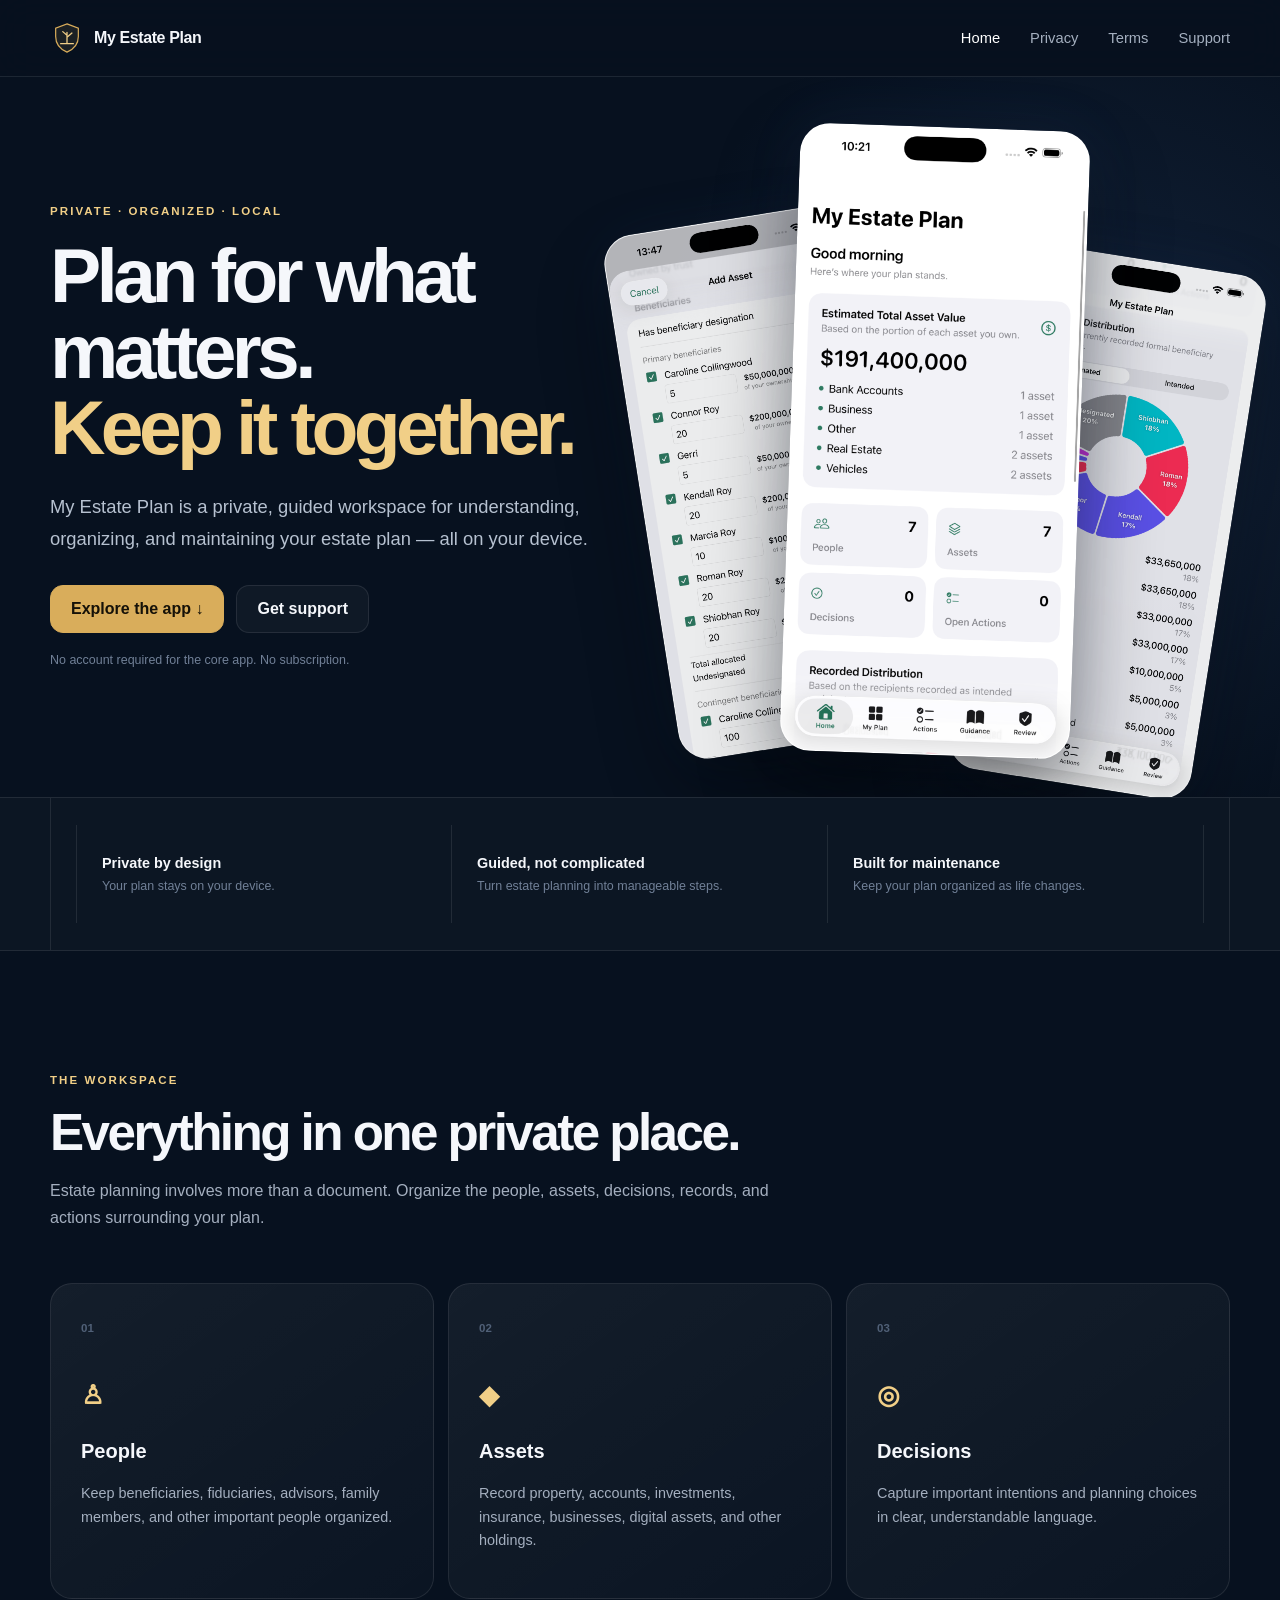
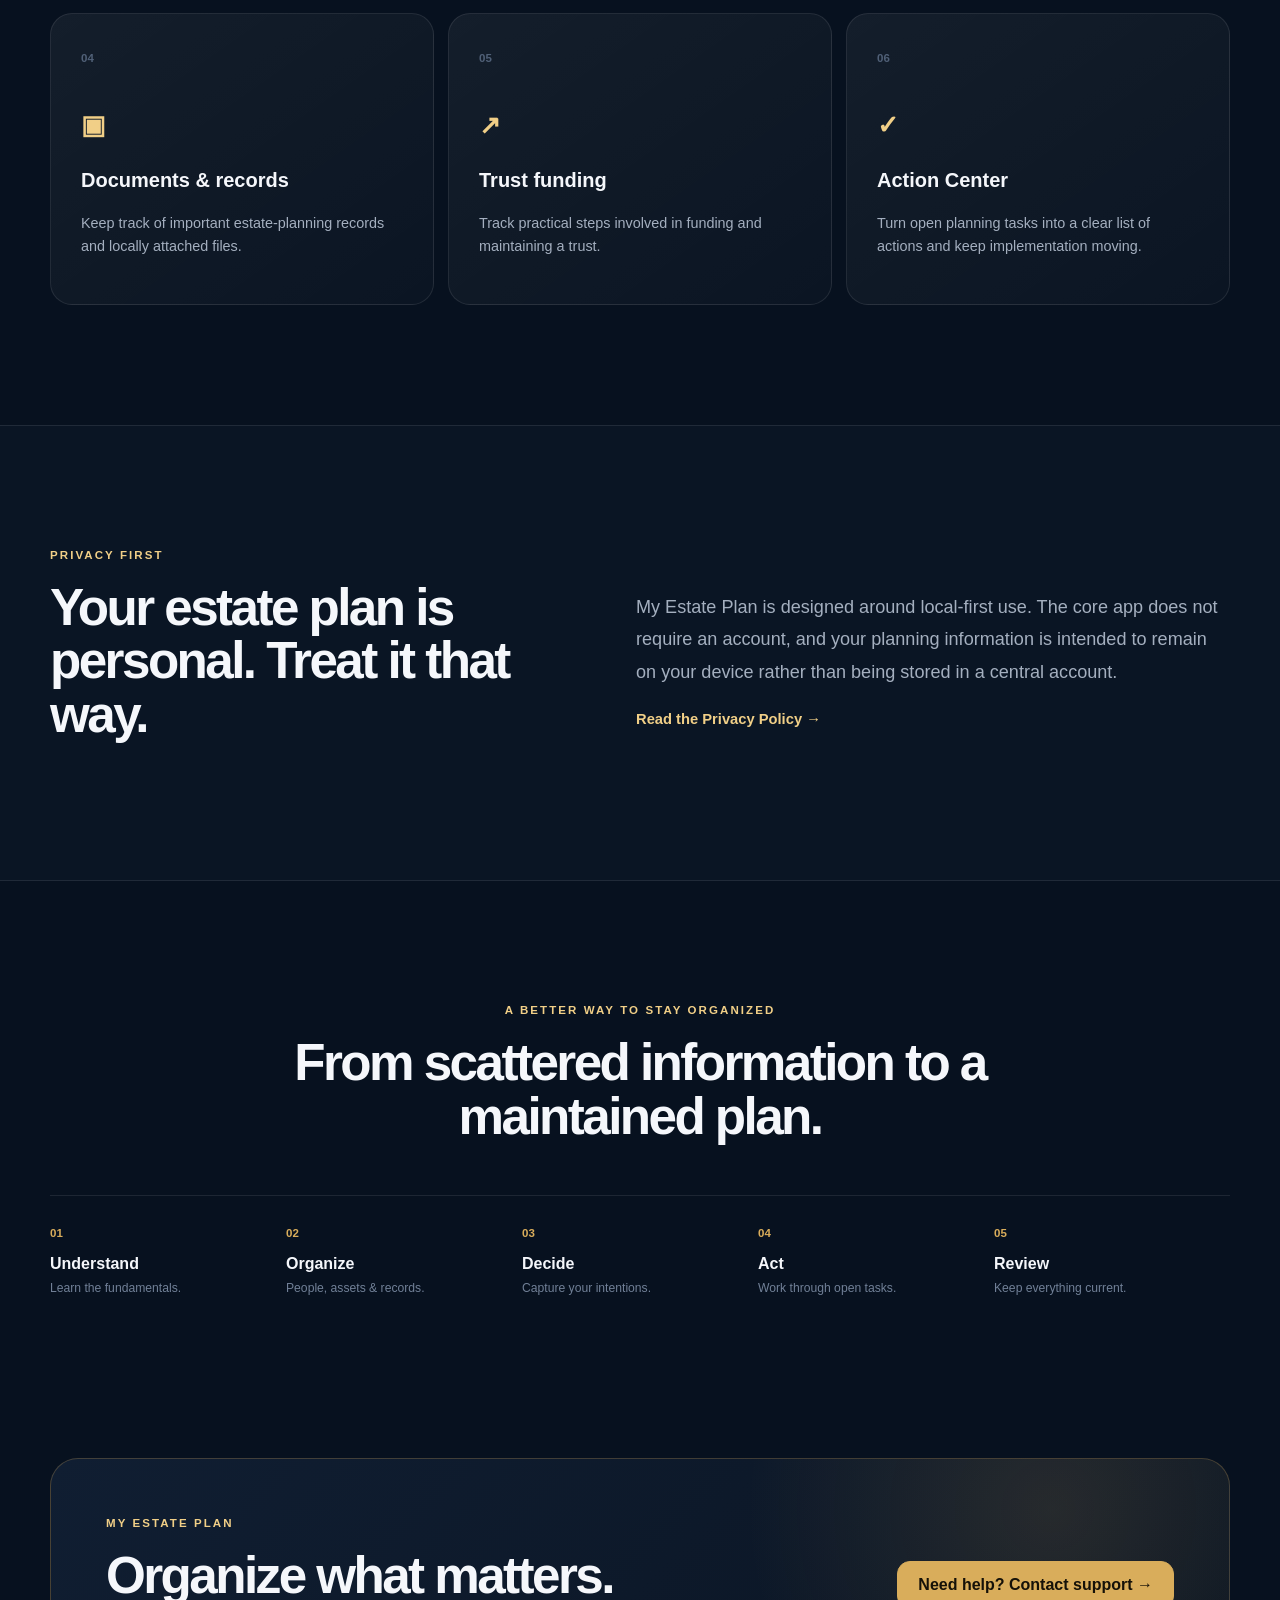
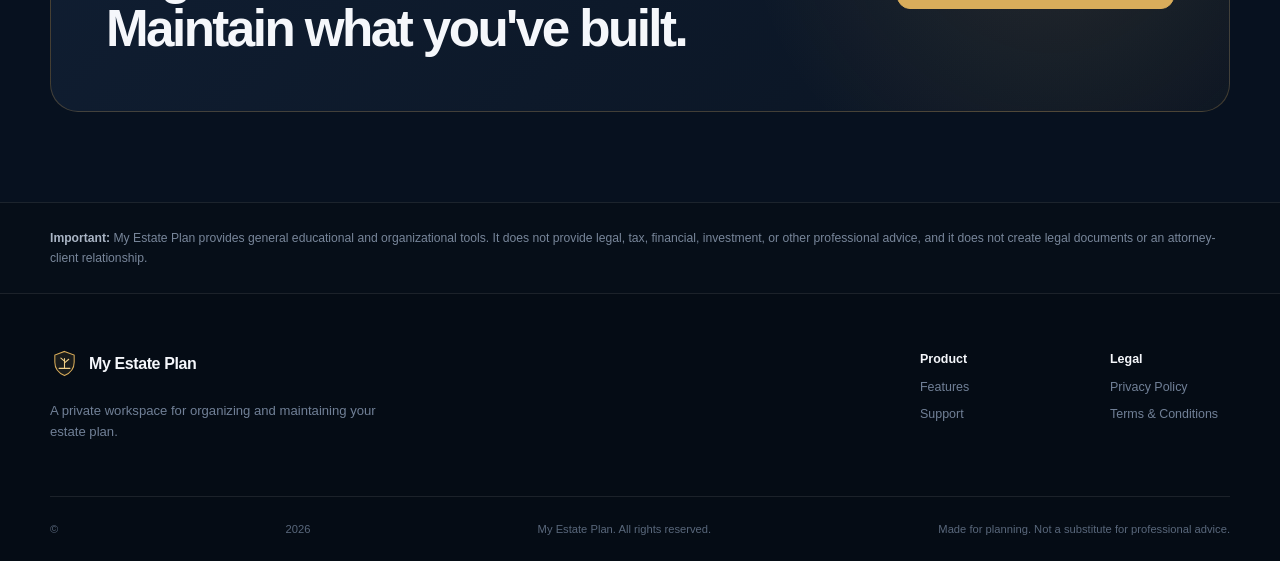
<file: index.html>
<!doctype html><html lang="en"><head><meta charset="utf-8"><meta name="viewport" content="width=device-width,initial-scale=1"><meta name="description" content="My Estate Plan — a private, guided workspace for organizing and maintaining your estate plan."><meta name="theme-color" content="#07111f"><title>My Estate Plan — Organize What Matters</title><link rel="stylesheet" href="styles.css"></head><body>
<header><div class="nav"><a class="brand" href="index.html"><span class="logo"><svg viewBox="0 0 48 48"><path d="M24 4 40 10v12c0 10.5-6.5 18-16 22C14.5 40 8 32.5 8 22V10l16-6Z"/><path d="M24 31V16m0 4-6-5m6 8 7-6M15 32h18"/></svg></span>My Estate Plan</a><button class="menu">☰</button><nav><a class="active" href="index.html">Home</a><a href="privacy.html">Privacy</a><a href="terms.html">Terms</a><a href="support.html">Support</a></nav></div></header>
<main>
<section class="hero"><div class="container hero-grid"><div><div class="eyebrow">PRIVATE · ORGANIZED · LOCAL</div><h1>Plan for what matters.<br><em>Keep it together.</em></h1><p class="lead">My Estate Plan is a private, guided workspace for understanding, organizing, and maintaining your estate plan — all on your device.</p><div class="actions"><a class="btn gold" href="#features">Explore the app ↓</a><a class="btn" href="support.html">Get support</a></div><small>No account required for the core app. No subscription.</small></div><div class="hero-art">
<div class="app-showcase" aria-label="Screenshots of My Estate Plan">
<div class="showcase-shot back-left"><img src="assets/add-asset.png" alt="My Estate Plan Add Asset screen"></div>
<div class="showcase-shot main-shot"><img src="assets/home.png" alt="My Estate Plan home screen"></div>
<div class="showcase-shot back-right"><img src="assets/distribution.png" alt="My Estate Plan Recorded Distribution screen"></div>
</div>
</div></div></section>
<section class="trust"><div class="container"><div><b>Private by design</b><span>Your plan stays on your device.</span></div><div><b>Guided, not complicated</b><span>Turn estate planning into manageable steps.</span></div><div><b>Built for maintenance</b><span>Keep your plan organized as life changes.</span></div></div></section>
<section id="features" class="section"><div class="container"><div class="heading"><div class="eyebrow">THE WORKSPACE</div><h2>Everything in one private place.</h2><p>Estate planning involves more than a document. Organize the people, assets, decisions, records, and actions surrounding your plan.</p></div><div class="cards">
<article><label>01</label><strong>♙</strong><h3>People</h3><p>Keep beneficiaries, fiduciaries, advisors, family members, and other important people organized.</p></article><article><label>02</label><strong>◆</strong><h3>Assets</h3><p>Record property, accounts, investments, insurance, businesses, digital assets, and other holdings.</p></article><article><label>03</label><strong>◎</strong><h3>Decisions</h3><p>Capture important intentions and planning choices in clear, understandable language.</p></article><article><label>04</label><strong>▣</strong><h3>Documents & records</h3><p>Keep track of important estate-planning records and locally attached files.</p></article><article><label>05</label><strong>↗</strong><h3>Trust funding</h3><p>Track practical steps involved in funding and maintaining a trust.</p></article><article><label>06</label><strong>✓</strong><h3>Action Center</h3><p>Turn open planning tasks into a clear list of actions and keep implementation moving.</p></article></div></div></section>
<section class="dark section"><div class="container split"><div><div class="eyebrow">PRIVACY FIRST</div><h2>Your estate plan is personal. Treat it that way.</h2></div><div><p class="large">My Estate Plan is designed around local-first use. The core app does not require an account, and your planning information is intended to remain on your device rather than being stored in a central account.</p><a class="link" href="privacy.html">Read the Privacy Policy →</a></div></div></section>
<section class="section"><div class="container"><div class="heading center"><div class="eyebrow">A BETTER WAY TO STAY ORGANIZED</div><h2>From scattered information to a maintained plan.</h2></div><div class="journey"><div><b>01</b><strong>Understand</strong><span>Learn the fundamentals.</span></div><div><b>02</b><strong>Organize</strong><span>People, assets & records.</span></div><div><b>03</b><strong>Decide</strong><span>Capture your intentions.</span></div><div><b>04</b><strong>Act</strong><span>Work through open tasks.</span></div><div><b>05</b><strong>Review</strong><span>Keep everything current.</span></div></div></div></section>
<section class="cta"><div class="container"><div><div class="eyebrow">MY ESTATE PLAN</div><h2>Organize what matters.<br>Maintain what you've built.</h2></div><a class="btn gold" href="support.html">Need help? Contact support →</a></div></section>
<section class="disclaimer"><div class="container"><b>Important:</b> My Estate Plan provides general educational and organizational tools. It does not provide legal, tax, financial, investment, or other professional advice, and it does not create legal documents or an attorney-client relationship.</div></section></main>
<footer><div class="container foot"><div><a class="brand" href="index.html"><span class="logo small"><svg viewBox="0 0 48 48"><path d="M24 4 40 10v12c0 10.5-6.5 18-16 22C14.5 40 8 32.5 8 22V10l16-6Z"/><path d="M24 31V16m0 4-6-5m6 8 7-6M15 32h18"/></svg></span>My Estate Plan</a><p>A private workspace for organizing and maintaining your estate plan.</p></div><div class="footlinks"><div><b>Product</b><a href="#features">Features</a><a href="support.html">Support</a></div><div><b>Legal</b><a href="privacy.html">Privacy Policy</a><a href="terms.html">Terms & Conditions</a></div></div></div><div class="container bottom">© <span data-year></span> My Estate Plan. All rights reserved.<span>Made for planning. Not a substitute for professional advice.</span></div></footer><script src="script.js"></script></body></html>
</file>
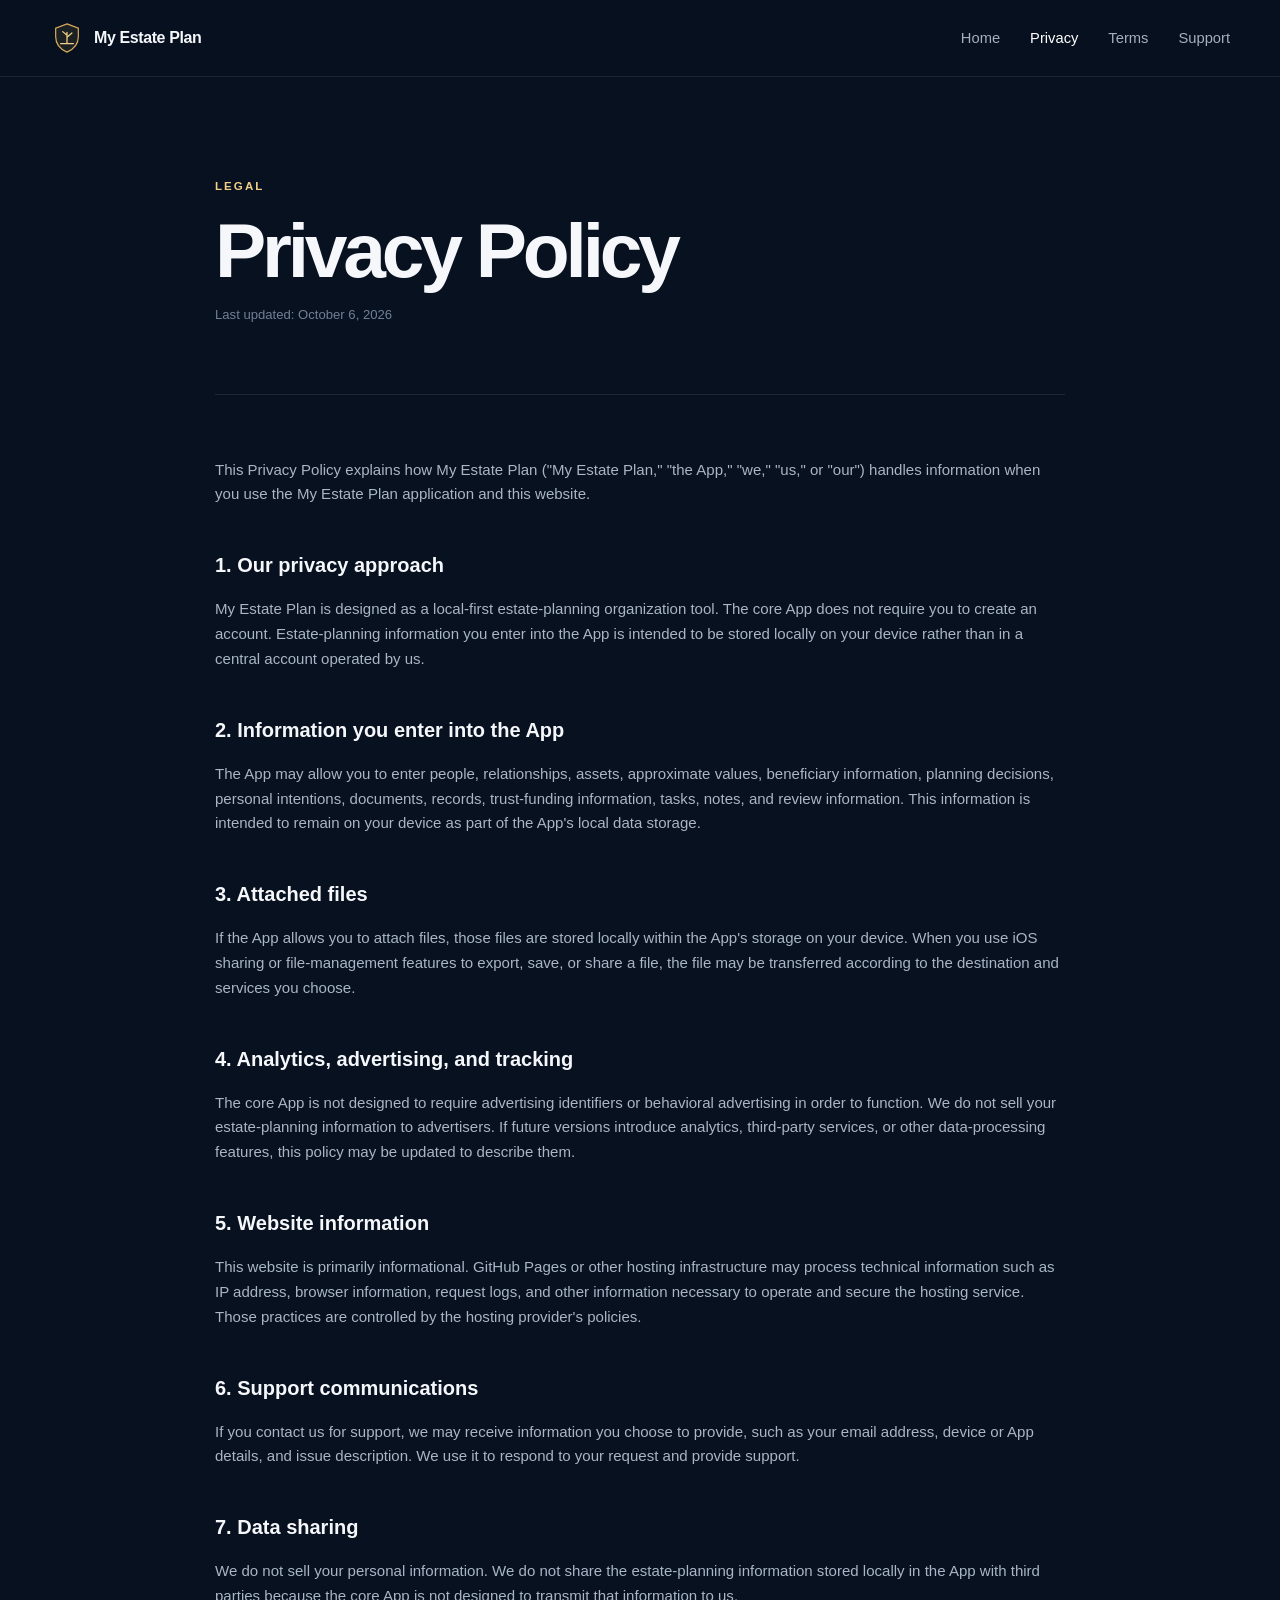
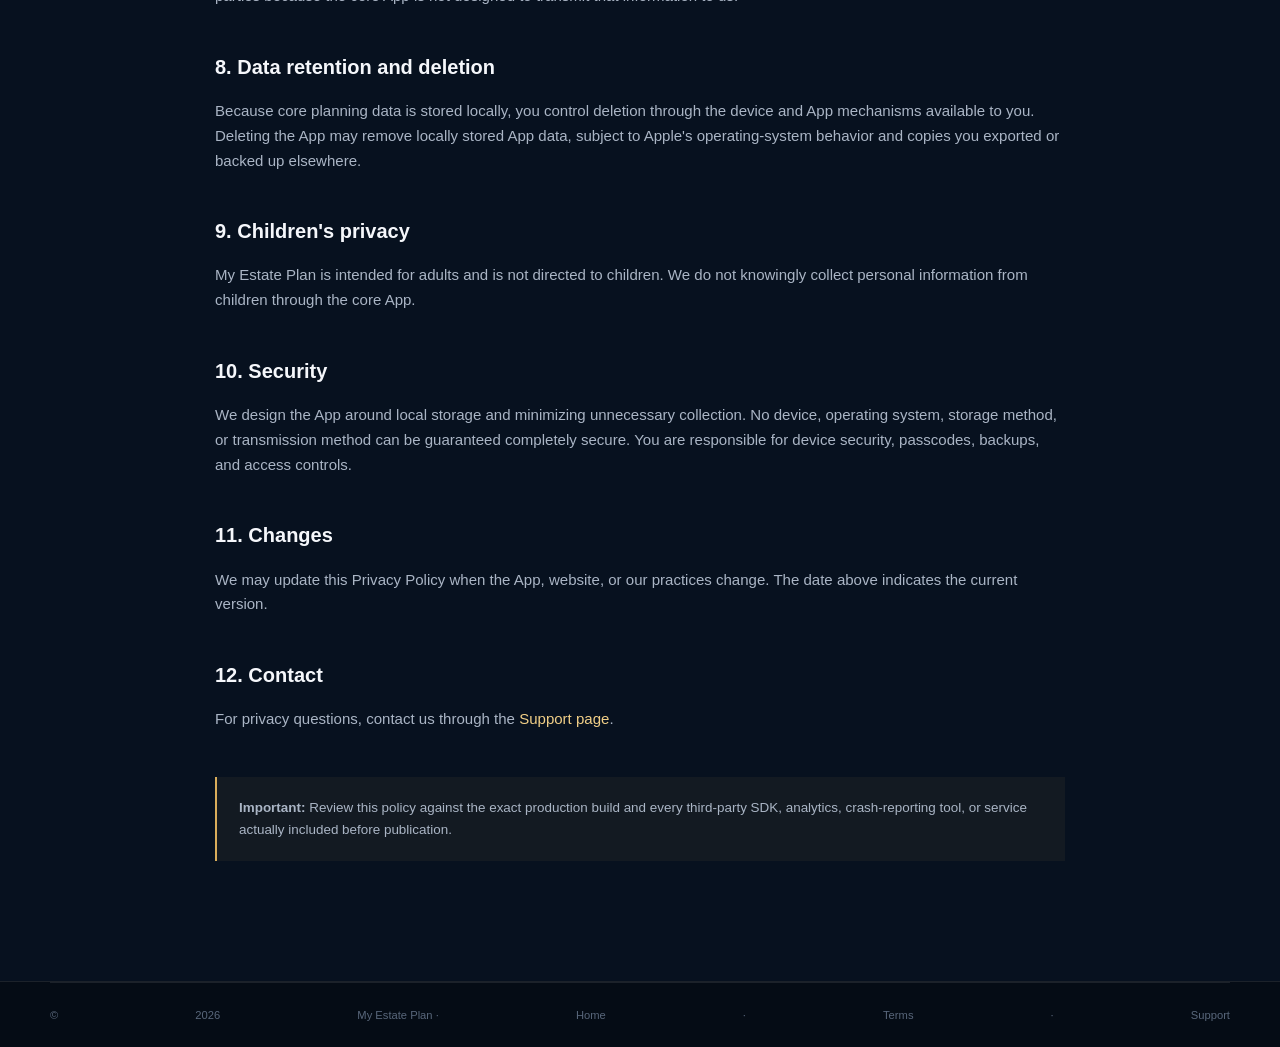
<file: privacy.html>
<!doctype html><html lang="en"><head><meta charset="utf-8"><meta name="viewport" content="width=device-width,initial-scale=1"><meta name="description" content="Privacy Policy for My Estate Plan"><meta name="theme-color" content="#07111f"><title>Privacy Policy — My Estate Plan</title><link rel="stylesheet" href="styles.css"></head><body><header><div class="nav"><a class="brand" href="index.html"><span class="logo"><svg viewBox="0 0 48 48"><path d="M24 4 40 10v12c0 10.5-6.5 18-16 22C14.5 40 8 32.5 8 22V10l16-6Z"/><path d="M24 31V16m0 4-6-5m6 8 7-6M15 32h18"/></svg></span>My Estate Plan</a><button class="menu">☰</button><nav><a href="index.html">Home</a><a class="active" href="privacy.html">Privacy</a><a href="terms.html">Terms</a><a href="support.html">Support</a></nav></div></header><main class="legal"><div class="container narrow"><div class="legal-head"><div class="eyebrow">LEGAL</div><h1>Privacy Policy</h1><p>Last updated: October 6, 2026</p></div><article><p>This Privacy Policy explains how My Estate Plan ("My Estate Plan," "the App," "we," "us," or "our") handles information when you use the My Estate Plan application and this website.</p><h2>1. Our privacy approach</h2><p>My Estate Plan is designed as a local-first estate-planning organization tool. The core App does not require you to create an account. Estate-planning information you enter into the App is intended to be stored locally on your device rather than in a central account operated by us.</p><h2>2. Information you enter into the App</h2><p>The App may allow you to enter people, relationships, assets, approximate values, beneficiary information, planning decisions, personal intentions, documents, records, trust-funding information, tasks, notes, and review information. This information is intended to remain on your device as part of the App's local data storage.</p><h2>3. Attached files</h2><p>If the App allows you to attach files, those files are stored locally within the App's storage on your device. When you use iOS sharing or file-management features to export, save, or share a file, the file may be transferred according to the destination and services you choose.</p><h2>4. Analytics, advertising, and tracking</h2><p>The core App is not designed to require advertising identifiers or behavioral advertising in order to function. We do not sell your estate-planning information to advertisers. If future versions introduce analytics, third-party services, or other data-processing features, this policy may be updated to describe them.</p><h2>5. Website information</h2><p>This website is primarily informational. GitHub Pages or other hosting infrastructure may process technical information such as IP address, browser information, request logs, and other information necessary to operate and secure the hosting service. Those practices are controlled by the hosting provider's policies.</p><h2>6. Support communications</h2><p>If you contact us for support, we may receive information you choose to provide, such as your email address, device or App details, and issue description. We use it to respond to your request and provide support.</p><h2>7. Data sharing</h2><p>We do not sell your personal information. We do not share the estate-planning information stored locally in the App with third parties because the core App is not designed to transmit that information to us.</p><h2>8. Data retention and deletion</h2><p>Because core planning data is stored locally, you control deletion through the device and App mechanisms available to you. Deleting the App may remove locally stored App data, subject to Apple's operating-system behavior and copies you exported or backed up elsewhere.</p><h2>9. Children's privacy</h2><p>My Estate Plan is intended for adults and is not directed to children. We do not knowingly collect personal information from children through the core App.</p><h2>10. Security</h2><p>We design the App around local storage and minimizing unnecessary collection. No device, operating system, storage method, or transmission method can be guaranteed completely secure. You are responsible for device security, passcodes, backups, and access controls.</p><h2>11. Changes</h2><p>We may update this Privacy Policy when the App, website, or our practices change. The date above indicates the current version.</p><h2>12. Contact</h2><p>For privacy questions, contact us through the <a href="support.html">Support page</a>.</p><div class="callout"><b>Important:</b> Review this policy against the exact production build and every third-party SDK, analytics, crash-reporting tool, or service actually included before publication.</div></article></div></main><footer><div class="container bottom">© <span data-year></span> My Estate Plan · <a href="index.html">Home</a> · <a href="terms.html">Terms</a> · <a href="support.html">Support</a></div></footer><script src="script.js"></script></body></html>
</file>
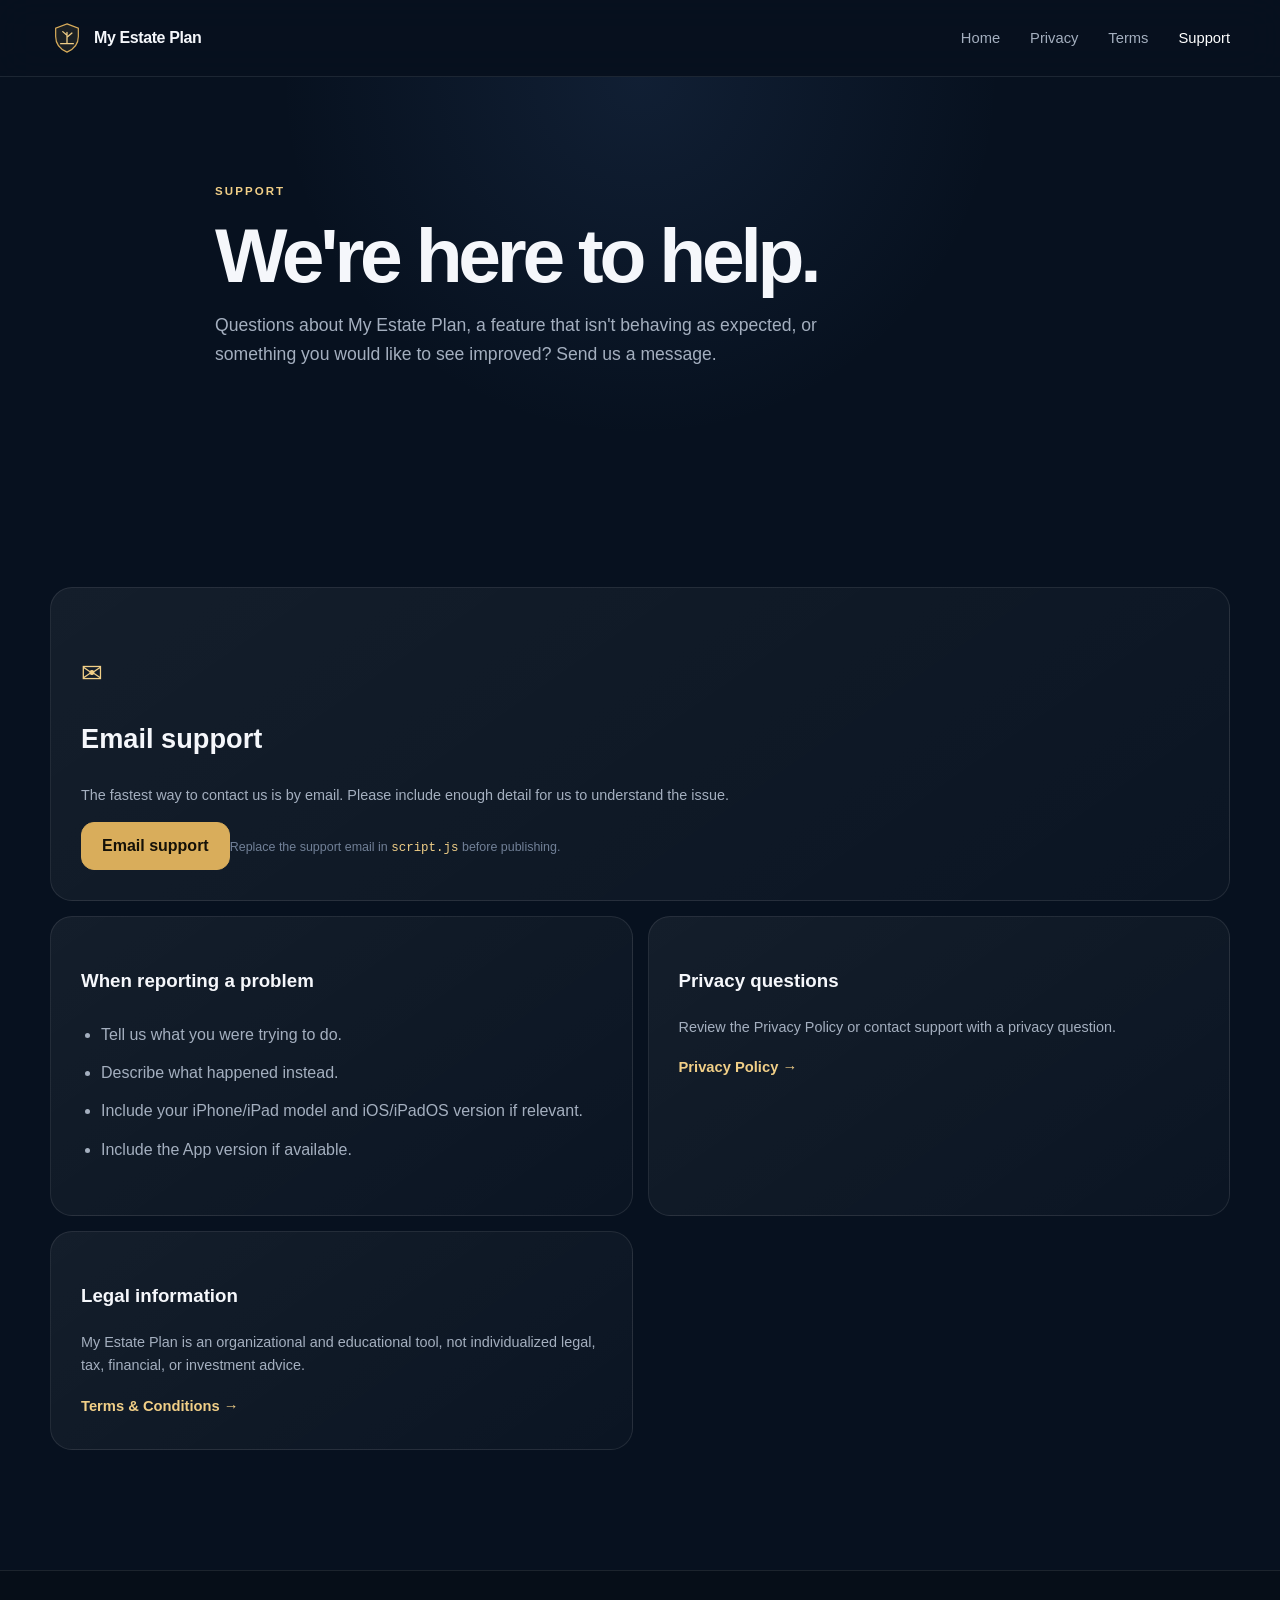
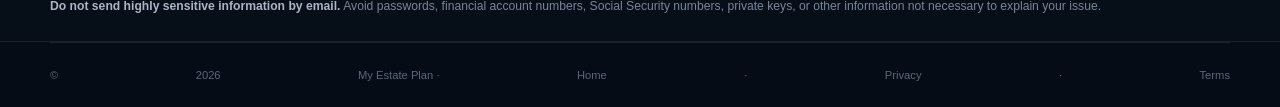
<file: support.html>
<!doctype html><html lang="en"><head><meta charset="utf-8"><meta name="viewport" content="width=device-width,initial-scale=1"><meta name="description" content="Support for My Estate Plan"><meta name="theme-color" content="#07111f"><title>Support — My Estate Plan</title><link rel="stylesheet" href="styles.css"></head><body><header><div class="nav"><a class="brand" href="index.html"><span class="logo"><svg viewBox="0 0 48 48"><path d="M24 4 40 10v12c0 10.5-6.5 18-16 22C14.5 40 8 32.5 8 22V10l16-6Z"/><path d="M24 31V16m0 4-6-5m6 8 7-6M15 32h18"/></svg></span>My Estate Plan</a><button class="menu">☰</button><nav><a href="index.html">Home</a><a href="privacy.html">Privacy</a><a href="terms.html">Terms</a><a class="active" href="support.html">Support</a></nav></div></header><main><section class="support-hero"><div class="container narrow"><div class="eyebrow">SUPPORT</div><h1>We're here to help.</h1><p>Questions about My Estate Plan, a feature that isn't behaving as expected, or something you would like to see improved? Send us a message.</p></div></section><section class="section"><div class="container support-grid"><div class="support-card wide"><div class="feature-symbol">✉</div><h2>Email support</h2><p>The fastest way to contact us is by email. Please include enough detail for us to understand the issue.</p><a class="btn gold" data-support href="iftekhar100622@gmail.com">Email support</a><small>Replace the support email in <code>script.js</code> before publishing.</small></div><div class="support-card"><h3>When reporting a problem</h3><ul><li>Tell us what you were trying to do.</li><li>Describe what happened instead.</li><li>Include your iPhone/iPad model and iOS/iPadOS version if relevant.</li><li>Include the App version if available.</li></ul></div><div class="support-card"><h3>Privacy questions</h3><p>Review the Privacy Policy or contact support with a privacy question.</p><a class="link" href="privacy.html">Privacy Policy →</a></div><div class="support-card"><h3>Legal information</h3><p>My Estate Plan is an organizational and educational tool, not individualized legal, tax, financial, or investment advice.</p><a class="link" href="terms.html">Terms & Conditions →</a></div></div></section><section class="disclaimer"><div class="container"><b>Do not send highly sensitive information by email.</b> Avoid passwords, financial account numbers, Social Security numbers, private keys, or other information not necessary to explain your issue.</div></section></main><footer><div class="container bottom">© <span data-year></span> My Estate Plan · <a href="index.html">Home</a> · <a href="privacy.html">Privacy</a> · <a href="terms.html">Terms</a></div></footer><script src="script.js"></script></body></html>
</file>
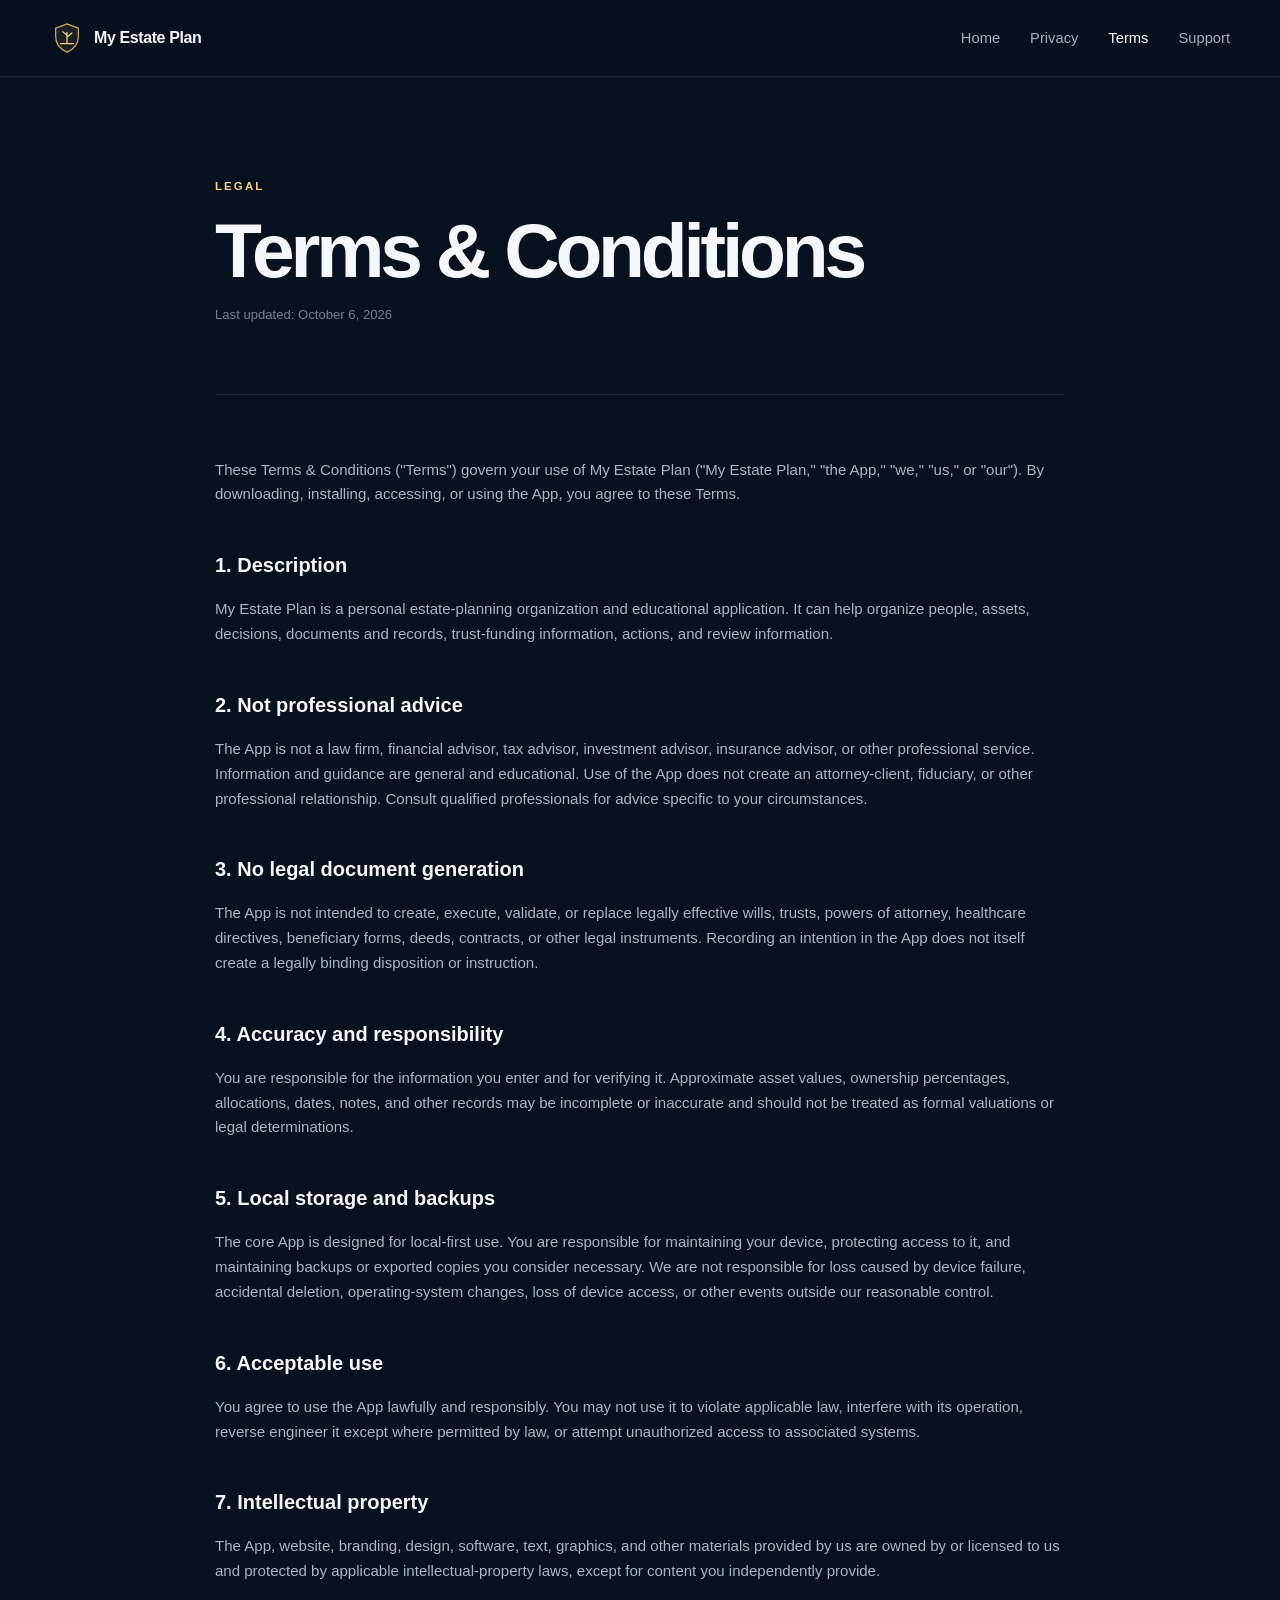
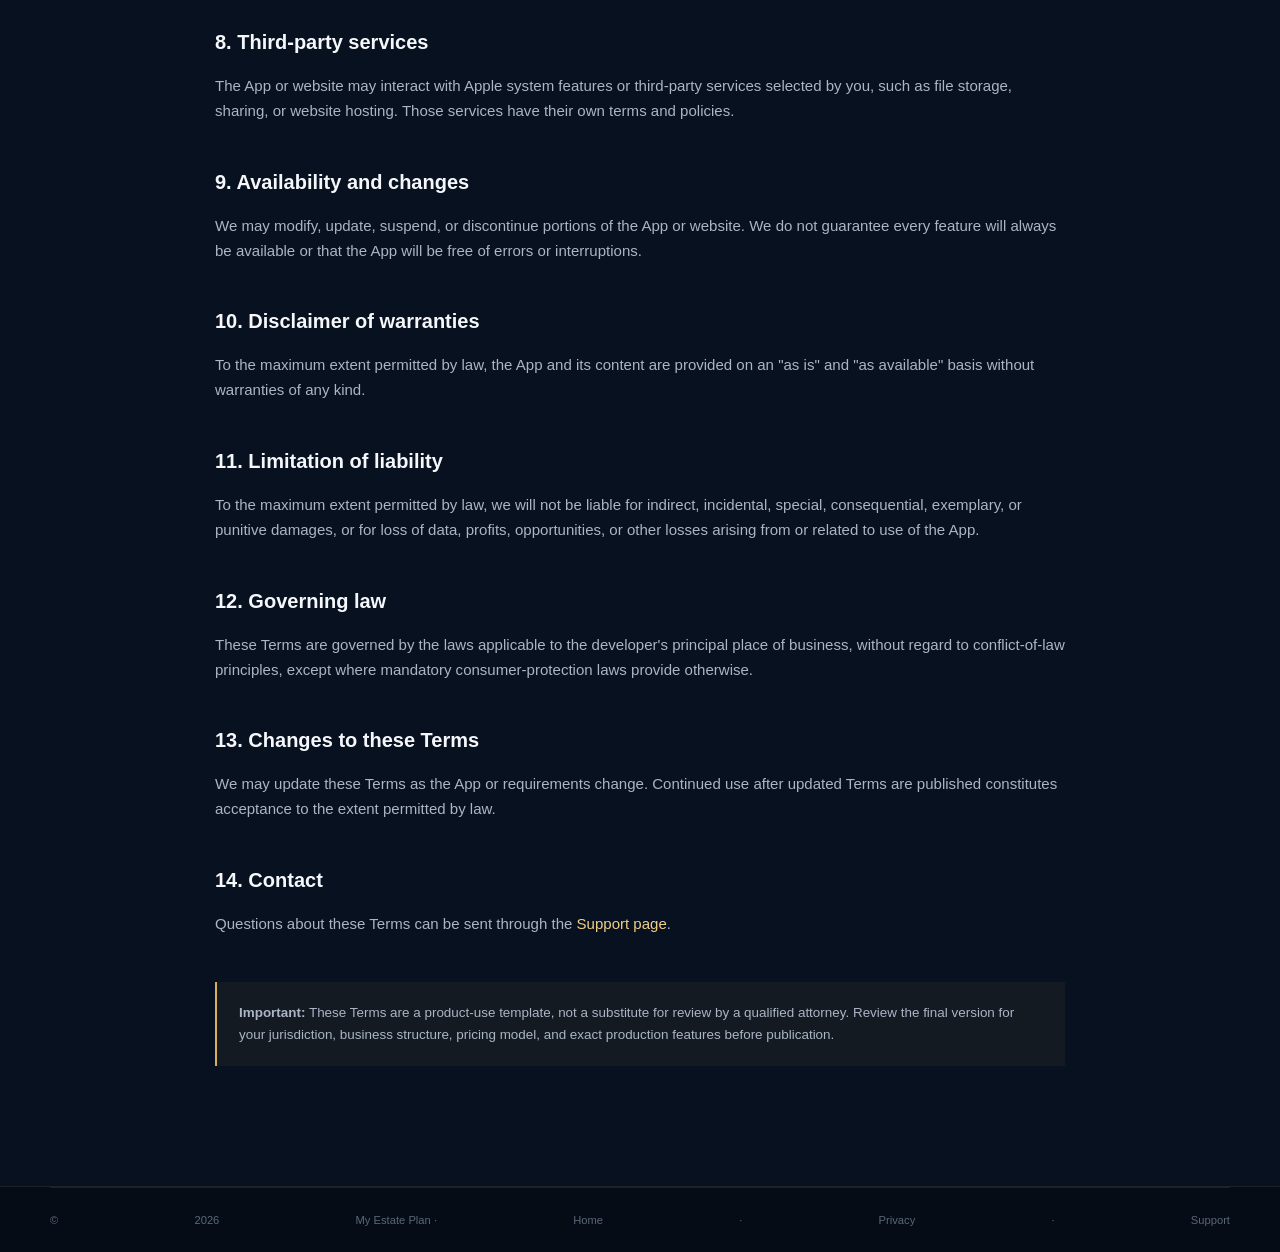
<file: terms.html>
<!doctype html><html lang="en"><head><meta charset="utf-8"><meta name="viewport" content="width=device-width,initial-scale=1"><meta name="description" content="Terms and Conditions for My Estate Plan"><meta name="theme-color" content="#07111f"><title>Terms & Conditions — My Estate Plan</title><link rel="stylesheet" href="styles.css"></head><body><header><div class="nav"><a class="brand" href="index.html"><span class="logo"><svg viewBox="0 0 48 48"><path d="M24 4 40 10v12c0 10.5-6.5 18-16 22C14.5 40 8 32.5 8 22V10l16-6Z"/><path d="M24 31V16m0 4-6-5m6 8 7-6M15 32h18"/></svg></span>My Estate Plan</a><button class="menu">☰</button><nav><a href="index.html">Home</a><a href="privacy.html">Privacy</a><a class="active" href="terms.html">Terms</a><a href="support.html">Support</a></nav></div></header><main class="legal"><div class="container narrow"><div class="legal-head"><div class="eyebrow">LEGAL</div><h1>Terms & Conditions</h1><p>Last updated: October 6, 2026</p></div><article><p>These Terms & Conditions ("Terms") govern your use of My Estate Plan ("My Estate Plan," "the App," "we," "us," or "our"). By downloading, installing, accessing, or using the App, you agree to these Terms.</p><h2>1. Description</h2><p>My Estate Plan is a personal estate-planning organization and educational application. It can help organize people, assets, decisions, documents and records, trust-funding information, actions, and review information.</p><h2>2. Not professional advice</h2><p>The App is not a law firm, financial advisor, tax advisor, investment advisor, insurance advisor, or other professional service. Information and guidance are general and educational. Use of the App does not create an attorney-client, fiduciary, or other professional relationship. Consult qualified professionals for advice specific to your circumstances.</p><h2>3. No legal document generation</h2><p>The App is not intended to create, execute, validate, or replace legally effective wills, trusts, powers of attorney, healthcare directives, beneficiary forms, deeds, contracts, or other legal instruments. Recording an intention in the App does not itself create a legally binding disposition or instruction.</p><h2>4. Accuracy and responsibility</h2><p>You are responsible for the information you enter and for verifying it. Approximate asset values, ownership percentages, allocations, dates, notes, and other records may be incomplete or inaccurate and should not be treated as formal valuations or legal determinations.</p><h2>5. Local storage and backups</h2><p>The core App is designed for local-first use. You are responsible for maintaining your device, protecting access to it, and maintaining backups or exported copies you consider necessary. We are not responsible for loss caused by device failure, accidental deletion, operating-system changes, loss of device access, or other events outside our reasonable control.</p><h2>6. Acceptable use</h2><p>You agree to use the App lawfully and responsibly. You may not use it to violate applicable law, interfere with its operation, reverse engineer it except where permitted by law, or attempt unauthorized access to associated systems.</p><h2>7. Intellectual property</h2><p>The App, website, branding, design, software, text, graphics, and other materials provided by us are owned by or licensed to us and protected by applicable intellectual-property laws, except for content you independently provide.</p><h2>8. Third-party services</h2><p>The App or website may interact with Apple system features or third-party services selected by you, such as file storage, sharing, or website hosting. Those services have their own terms and policies.</p><h2>9. Availability and changes</h2><p>We may modify, update, suspend, or discontinue portions of the App or website. We do not guarantee every feature will always be available or that the App will be free of errors or interruptions.</p><h2>10. Disclaimer of warranties</h2><p>To the maximum extent permitted by law, the App and its content are provided on an "as is" and "as available" basis without warranties of any kind.</p><h2>11. Limitation of liability</h2><p>To the maximum extent permitted by law, we will not be liable for indirect, incidental, special, consequential, exemplary, or punitive damages, or for loss of data, profits, opportunities, or other losses arising from or related to use of the App.</p><h2>12. Governing law</h2><p>These Terms are governed by the laws applicable to the developer's principal place of business, without regard to conflict-of-law principles, except where mandatory consumer-protection laws provide otherwise.</p><h2>13. Changes to these Terms</h2><p>We may update these Terms as the App or requirements change. Continued use after updated Terms are published constitutes acceptance to the extent permitted by law.</p><h2>14. Contact</h2><p>Questions about these Terms can be sent through the <a href="support.html">Support page</a>.</p><div class="callout"><b>Important:</b> These Terms are a product-use template, not a substitute for review by a qualified attorney. Review the final version for your jurisdiction, business structure, pricing model, and exact production features before publication.</div></article></div></main><footer><div class="container bottom">© <span data-year></span> My Estate Plan · <a href="index.html">Home</a> · <a href="privacy.html">Privacy</a> · <a href="support.html">Support</a></div></footer><script src="script.js"></script></body></html>
</file>
<file: styles.css>
:root{--bg:#07111f;--bg2:#0b1728;--text:#f5f7fb;--muted:#a4afbf;--dim:#718097;--line:rgba(255,255,255,.09);--gold:#d9ad5b;--gold2:#f1cf87;--blue:#6ca8ff;--max:1180px}*{box-sizing:border-box}html{scroll-behavior:smooth}body{margin:0;background:var(--bg);color:var(--text);font-family:-apple-system,BlinkMacSystemFont,"SF Pro Display","SF Pro Text",Inter,"Segoe UI",sans-serif;line-height:1.65;-webkit-font-smoothing:antialiased}a{color:inherit;text-decoration:none}.container{width:min(calc(100% - 40px),var(--max));margin:auto}.narrow{max-width:850px}header{position:sticky;top:0;z-index:20;background:rgba(7,17,31,.86);backdrop-filter:blur(18px);border-bottom:1px solid var(--line)}.nav{width:min(calc(100% - 40px),var(--max));min-height:76px;margin:auto;display:flex;align-items:center;justify-content:space-between}.brand{display:inline-flex;align-items:center;gap:10px;font-weight:700;letter-spacing:-.025em}.logo{width:34px;height:34px;display:inline-grid;place-items:center}.logo.small{width:29px;height:29px}.logo svg{width:100%;height:100%}.logo path:first-child{fill:rgba(217,173,91,.1);stroke:var(--gold);stroke-width:1.7}.logo path:last-child{fill:none;stroke:var(--gold2);stroke-width:1.8;stroke-linecap:round;stroke-linejoin:round}.nav nav{display:flex;gap:30px}.nav nav a{color:var(--muted);font-size:.92rem}.nav nav a:hover,.nav nav .active{color:#fff}.menu{display:none;background:none;border:0;color:#fff;font-size:1.5rem}.hero{min-height:720px;display:flex;align-items:center;overflow:hidden;background:radial-gradient(circle at 85% 45%,rgba(72,116,184,.17),transparent 38%)}.hero-grid{display:grid;grid-template-columns:1.05fr .95fr;gap:50px;align-items:center}.eyebrow{color:var(--gold2);font-size:.72rem;font-weight:800;letter-spacing:.18em;margin-bottom:16px}.hero h1{font-size:clamp(3.2rem,6vw,5.6rem);line-height:.99;letter-spacing:-.06em;margin:0 0 26px}.hero h1 em{font-style:normal;color:var(--gold2)}.lead{max-width:650px;color:#b6c1d0;font-size:1.15rem;line-height:1.75}.actions{display:flex;gap:12px;flex-wrap:wrap;margin:30px 0 13px}.btn{min-height:48px;padding:0 20px;border:1px solid var(--line);border-radius:13px;display:inline-flex;align-items:center;justify-content:center;font-weight:700;background:rgba(255,255,255,.035)}.btn.gold{background:var(--gold);color:#151108;border-color:var(--gold)}.btn.gold:hover{background:var(--gold2)}small{color:var(--dim);font-size:.78rem}.hero-art{min-height:570px;display:grid;place-items:center}.app-showcase{position:relative;width:590px;height:650px;margin:0 auto;perspective:1200px}.showcase-shot{position:absolute;overflow:hidden;border-radius:30px;background:#fff;border:1px solid rgba(255,255,255,.18);box-shadow:0 35px 80px rgba(0,0,0,.48),0 0 60px rgba(93,146,224,.08)}.showcase-shot img{display:block;width:100%;height:auto}.main-shot{z-index:4;width:290px;left:150px;top:15px;transform:rotate(2deg)}.back-left{z-index:2;width:245px;left:0;top:105px;transform:rotate(-9deg);opacity:.92}.back-right{z-index:3;width:245px;right:0;top:145px;transform:rotate(9deg);opacity:.92}.app-showcase:before{content:"";position:absolute;width:430px;height:430px;left:80px;top:95px;border-radius:50%;background:radial-gradient(circle,rgba(217,173,91,.12),transparent 68%);filter:blur(4px)}.app-showcase:after{content:"";position:absolute;width:430px;height:110px;left:80px;bottom:45px;border-radius:50%;background:rgba(0,0,0,.28);filter:blur(30px)}.trust{border-top:1px solid var(--line);border-bottom:1px solid var(--line);background:rgba(255,255,255,.018)}.trust>.container{display:grid;grid-template-columns:repeat(3,1fr)}.trust div{padding:27px 25px;border-right:1px solid var(--line)}.trust div:first-child{border-left:1px solid var(--line)}.trust b,.trust span{display:block}.trust b{font-size:.9rem}.trust span{color:var(--dim);font-size:.78rem}.section{padding:120px 0}.heading{max-width:760px;margin-bottom:52px}.heading.center{text-align:center;margin-left:auto;margin-right:auto}.heading h2,.split h2,.cta h2{font-size:clamp(2.25rem,4vw,3.7rem);line-height:1.05;letter-spacing:-.05em;margin:0 0 18px}.heading p,.large{color:var(--muted)}.cards{display:grid;grid-template-columns:repeat(3,1fr);gap:14px}.cards article,.support-card{min-height:280px;padding:30px;border:1px solid var(--line);border-radius:22px;background:linear-gradient(145deg,rgba(255,255,255,.055),rgba(255,255,255,.018))}.cards label{color:#506077;font-size:.72rem;font-weight:700}.cards strong,.feature-symbol{display:block;color:var(--gold2);font-size:1.6rem;margin:34px 0 18px}.cards h3{font-size:1.25rem;margin:0 0 9px}.cards p,.support-card p{color:var(--muted);font-size:.9rem}.dark{background:#0a1524;border-top:1px solid var(--line);border-bottom:1px solid var(--line)}.split{display:grid;grid-template-columns:.9fr 1.1fr;gap:100px;align-items:center}.large{font-size:1.13rem;line-height:1.8}.link{color:var(--gold2);font-weight:700;font-size:.92rem}.journey{display:grid;grid-template-columns:repeat(5,1fr);border-top:1px solid var(--line)}.journey div{padding:28px 20px 10px 0}.journey b,.journey strong,.journey span{display:block}.journey b{color:var(--gold);font-size:.72rem}.journey strong{margin-top:8px}.journey span{color:var(--dim);font-size:.76rem}.cta{padding:30px 0 90px}.cta>.container{padding:55px;border:1px solid rgba(217,173,91,.25);border-radius:28px;background:radial-gradient(circle at 85% 20%,rgba(217,173,91,.13),transparent 30%),linear-gradient(135deg,#101e32,#0a1422);display:flex;align-items:center;justify-content:space-between;gap:30px}.cta h2{margin:0}.disclaimer{border-top:1px solid var(--line);background:#060e18;color:#78869a;font-size:.76rem;padding:25px 0}.disclaimer b{color:#aab5c5}footer{border-top:1px solid var(--line);background:#050c15}.foot{padding:55px 0 40px;display:flex;justify-content:space-between;gap:50px}.foot p{color:var(--dim);font-size:.82rem;max-width:360px}.footlinks{display:flex;gap:70px}.footlinks div{display:flex;flex-direction:column;gap:7px;min-width:120px}.footlinks b{font-size:.78rem}.footlinks a{color:var(--dim);font-size:.78rem}.bottom{min-height:65px;border-top:1px solid var(--line);display:flex;align-items:center;justify-content:space-between;color:#59677b;font-size:.7rem}.legal{padding:100px 0 120px}.legal-head{padding-bottom:55px;border-bottom:1px solid var(--line)}.legal-head h1,.support-hero h1{font-size:clamp(3rem,6vw,4.8rem);line-height:1;letter-spacing:-.055em;margin:0 0 15px}.legal-head p{color:var(--dim);font-size:.82rem}.legal article{padding-top:48px}.legal h2{font-size:1.25rem;margin:42px 0 12px}.legal article p,.legal li{color:#aab5c5;font-size:.94rem}.legal ul{padding-left:22px}.legal article a{color:var(--gold2)}.callout{margin-top:45px;padding:20px 22px;border-left:2px solid var(--gold);background:rgba(217,173,91,.055);color:#aab5c5;font-size:.84rem}.support-hero{padding:105px 0 80px;background:radial-gradient(circle at 50% 0,rgba(82,126,193,.13),transparent 48%)}.support-hero p{color:var(--muted);font-size:1.1rem;max-width:680px}.support-grid{display:grid;grid-template-columns:1fr 1fr;gap:15px}.support-card{min-height:auto}.support-card.wide{grid-column:1/-1}.support-card h2{font-size:1.7rem}.support-card ul{padding-left:20px;color:var(--muted)}.support-card li{padding:6px 0}code{color:var(--gold2)}
@media(max-width:900px){.hero{padding:90px 0}.hero-grid,.split{grid-template-columns:1fr}.hero-art{margin-top:-20px}.cards{grid-template-columns:repeat(2,1fr)}.journey{grid-template-columns:1fr}.journey div{padding:18px 0;border-bottom:1px solid var(--line)}}@media(max-width:700px){.container,.nav{width:min(calc(100% - 28px),var(--max))}.nav{min-height:68px}.menu{display:block}.nav nav{display:none;position:absolute;left:14px;right:14px;top:64px;padding:10px;flex-direction:column;gap:0;background:#0b1728;border:1px solid var(--line);border-radius:16px}.nav nav.open{display:flex}.nav nav a{padding:12px}.hero{padding:70px 0 30px}.hero h1{font-size:3.1rem}.hero-art{transform:scale(.86);margin:-30px 0 -60px}.trust>.container,.cards,.support-grid{grid-template-columns:1fr}.trust div,.trust div:first-child{border-left:0;border-right:0;border-bottom:1px solid var(--line)}.section{padding:80px 0}.cta>.container{padding:32px 24px;display:block}.cta .btn{margin-top:20px}.foot{flex-direction:column}.footlinks{gap:40px}.bottom{padding:20px 0;flex-direction:column;align-items:flex-start}.legal{padding:70px 0 90px}.support-card.wide{grid-column:auto}}

@media (max-width:900px){.app-showcase{transform:scale(.9);transform-origin:center;margin-left:auto;margin-right:auto}}@media (max-width:700px){.app-showcase{width:390px;height:535px;transform:scale(.78);transform-origin:top center;margin-bottom:-90px}.main-shot{width:255px;left:68px}.back-left,.back-right{width:215px}.back-left{left:-18px}.back-right{right:-18px}}
</file>
